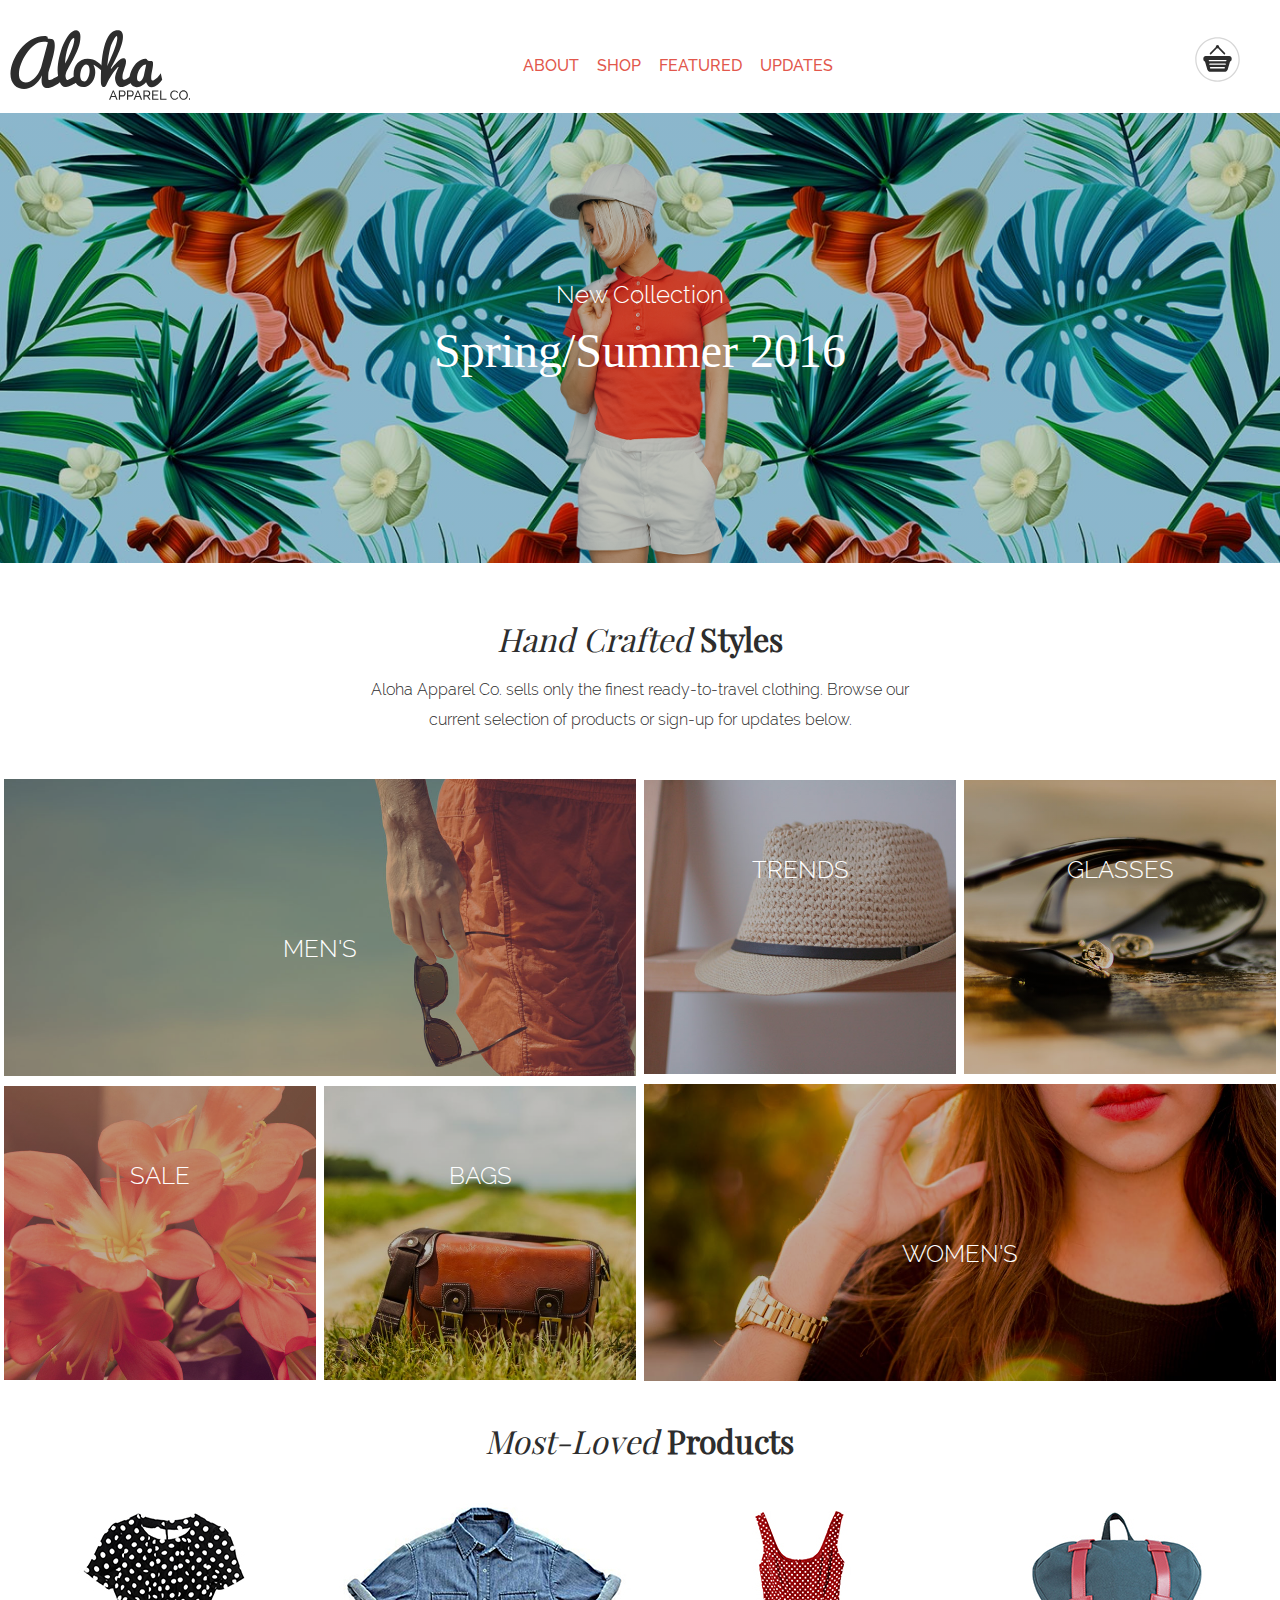
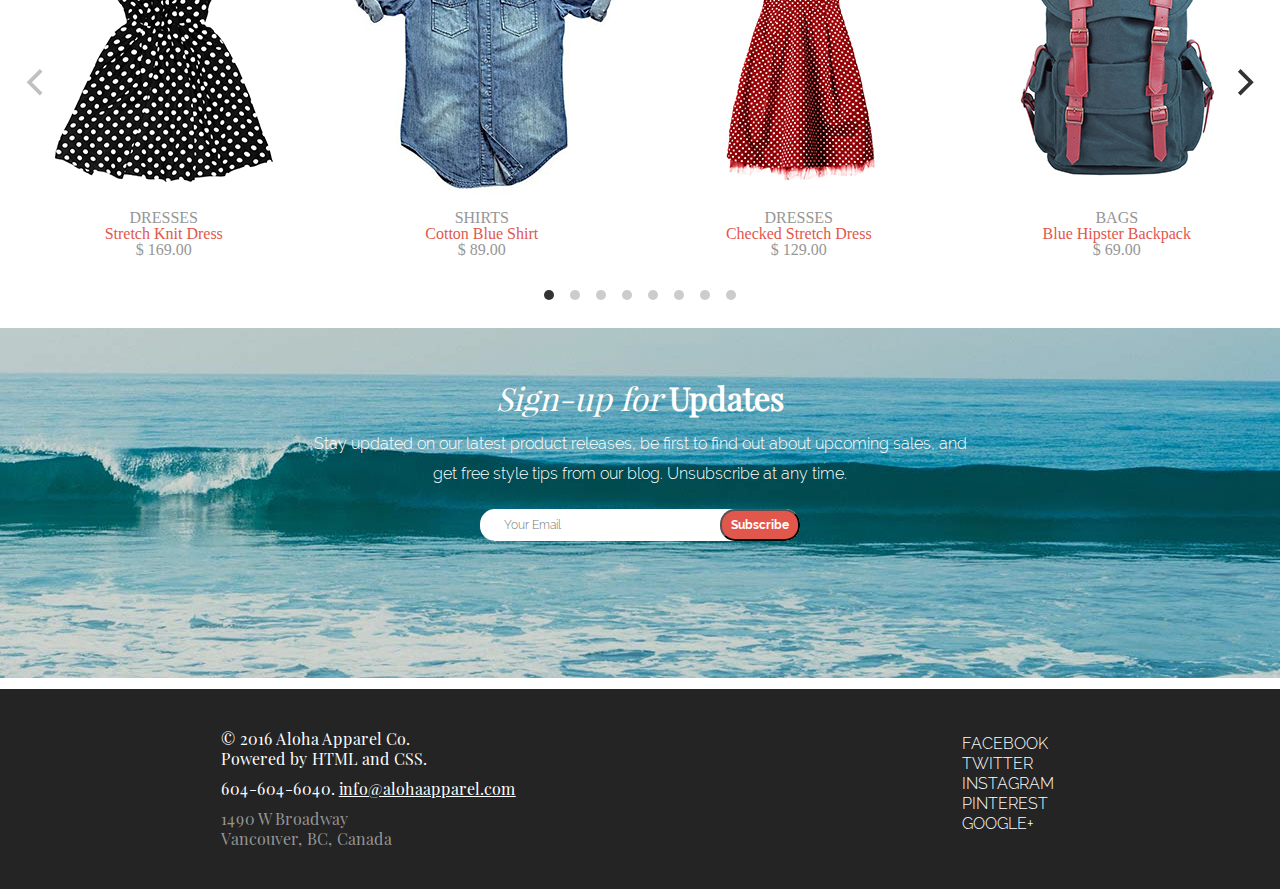
<file: Index.html>
<!DOCTYPE html>
<html lang="en">
  <head>
    <meta charset="UTF-8" />
    <meta name="viewport" content="width=device-width, initial-scale=1" />
    <title>Aloha Apparel Co.</title>
    <link rel="stylesheet" href="style.css" />
    <link
      rel="fonts/PlayfairDisplay-Bold.ttf"
      rel="stylesheet"
      type="text/css"
    />
    <link
      rel="stylesheet"
      href="https://use.fontawesome.com/releases/v5.6.3/css/all.css"
      integrity="sha384-UHRtZLI+pbxtHCWp1t77Bi1L4ZtiqrqD80Kn4Z8NTSRyMA2Fd33n5dQ8lWUE00s/"
      crossorigin="anonymous"
    />
    <link rel="stylesheet" href="flickity.min.css" media="screen" />
  </head>

  <body>
    <header>
      <div class="logo">
        <img src="images/aloha-logo.svg" alt="Aloha Apparel Co. logo" />
      </div>
      <nav class="main-navigation">
        <hr />
        <ul>
          <li><a href="#about">About</a></li>
          <li><a href="#products">Shop</a></li>
          <li><a href="#featured">Featured</a></li>
          <li><a href="#updates">Updates</a></li>
        </ul>
      </nav>
      <div class="cart">
        <img
          src="images/cart-icon.svg"
          alt="Shopping Cart"
          width="“55px“"
          height="55px"
        />
      </div>
    </header>
    <section class="banner">
      <div class="banner-text">
        <p>New Collection</p>
        <h2>Spring/Summer 2016</h2>
      </div>
    </section>
    <section class="hand-crafted" id="about">
      <h2><em>Hand Crafted</em><strong> Styles</strong></h2>
      <div>
        <p>
          Aloha Apparel Co. sells only the finest ready-to-travel clothing.
          Browse our current selection of products or sign-up for updates below.
        </p>
      </div>
    </section>
    <section class="classification" id="products">
      <div class="mens box">
        <li class="box-text"><a href="#">Men's</a></li>
      </div>
      <div class="trends box">
        <li class="box-text"><a href="#">Trends</a></li>
      </div>
      <div class="glasses box">
        <li class="box-text"><a href="#">Glasses</a></li>
      </div>
      <div class="sale box">
        <li class="box-text"><a href="#">Sale</a></li>
      </div>
      <div class="bags box">
        <li class="box-text"><a href="#">Bags</a></li>
      </div>
      <div class="womens box">
        <li class="box-text"><a href="#">Women's</a></li>
      </div>
    </section>
    <section class="products" id="featured">
      <h2><em>Most-Loved </em><strong>Products</strong></h2>
      <div class="products-carousel">
        <div class="unique-products">
          <img src="images/stretch-knit-dress.jpg" />
          <p>DRESSES</p>
          <h3>Stretch Knit Dress</h3>
          <span>&#36; 169.00</span>
        </div>
        <div class="unique-products">
          <img src="images/cotton-blue-shirt.jpg" />
          <p>SHIRTS</p>
          <h3>Cotton Blue Shirt</h3>
          <span>&#36; 89.00</span>
        </div>
        <div class="unique-products">
          <img src="images/checked-stretch-dress.jpg" />
          <p>DRESSES</p>
          <h3>Checked Stretch Dress</h3>
          <span>&#36; 129.00</span>
        </div>
        <div class="unique-products">
          <img src="images/blue-hipster-backpack.jpg" />
          <p>BAGS</p>
          <h3>Blue Hipster Backpack</h3>
          <span>&#36; 69.00</span>
        </div>
        <div class="unique-products">
          <img src="images/demin-overall-shorts.jpg" />
          <p>DEMIN</p>
          <h3>Demin Overall Shorts</h3>
          <span>&#36; 89.00</span>
        </div>
        <div class="unique-products">
          <img src="images/pink-dotted-dress.jpg" />
          <p>DRESSES</p>
          <h3>Pink Dotted Dress</h3>
          <span>&#36; 99.00</span>
        </div>
        <div class="unique-products">
          <img src="images/blue-silk-dress.jpg" />
          <p>DRESSES</p>
          <h3>Blue Silk Dress</h3>
          <span>&#36; 199.00</span>
        </div>
        <div class="unique-products">
          <img src="images/cotton-yellow-tshirt.jpg" />
          <p>TSHIRT</p>
          <h3>Cotton Yellow T-shirt</h3>
          <span>&#36; 99.00</span>
        </div>
      </div>
    </section>
    <section class="updates" id="updates">
      <h2><em>Sign-up for </em><strong>Updates</strong></h2>
      <div>
        <p>
          Stay updated on our latest product releases, be first to find out
          about upcoming sales, and get free style tips from our blog.
          Unsubscribe at any time.
        </p>
      </div>
      <form class="text-submit" width="100px" height="200px">
        <input
          type="text"
          placeholder="Your Email"
          size="12"
          maxlength="24"
          class="email"
        />
        <button type="submit" name="submit" class="submit">Subscribe</button>
      </form>
    </section>
    <footer>
      <section class="contact-us">
        <div class="contact">
          <p class="done-by">
            &copy; 2016 Aloha Apparel Co. <br />
            Powered by HTML and CSS.
          </p>
          <p class="phone-mail">
            604-604-6040.
            <a href="info@alohaapparel.com">info&#64;alohaapparel.com</a>
          </p>
          <p class="adresse">
            1490 W Broadway <br />
            Vancouver, BC, Canada
          </p>
        </div>
        <div class="contact-media">
          <ul>
            <li>
              <a href="facebook"><i class="fab fa-facebook-f"></i><span class="only-logo">Facebook</span></a>
            </li>
            <li>
              <a href="twitter"><i class="fab fa-twitter"></i><span class="only-logo">Twitter</span></a>
            </li>
            <li>
              <a href="instagram"><i class="fab fa-instagram"></i><span class="only-logo">Instagram</span></a>
            </li>
            <li>
              <a href="pinterest"><i class="fab fa-pinterest"></i><span class="only-logo">Pinterest</span></a>
            </li>
            <li><a href="google+"><i class="fab fa-google-plus-g"></i><span class="only-logo">Google+</span></a>
            </li>
          </ul>
        </div>
      </section>
    </footer>
    <script src="./jquery-3.3.1.min.js"></script>
    <script src="./flickity.pkgd.min.js"></script>
    <script src="./index.js"></script>
  </body>
</html>
</file>
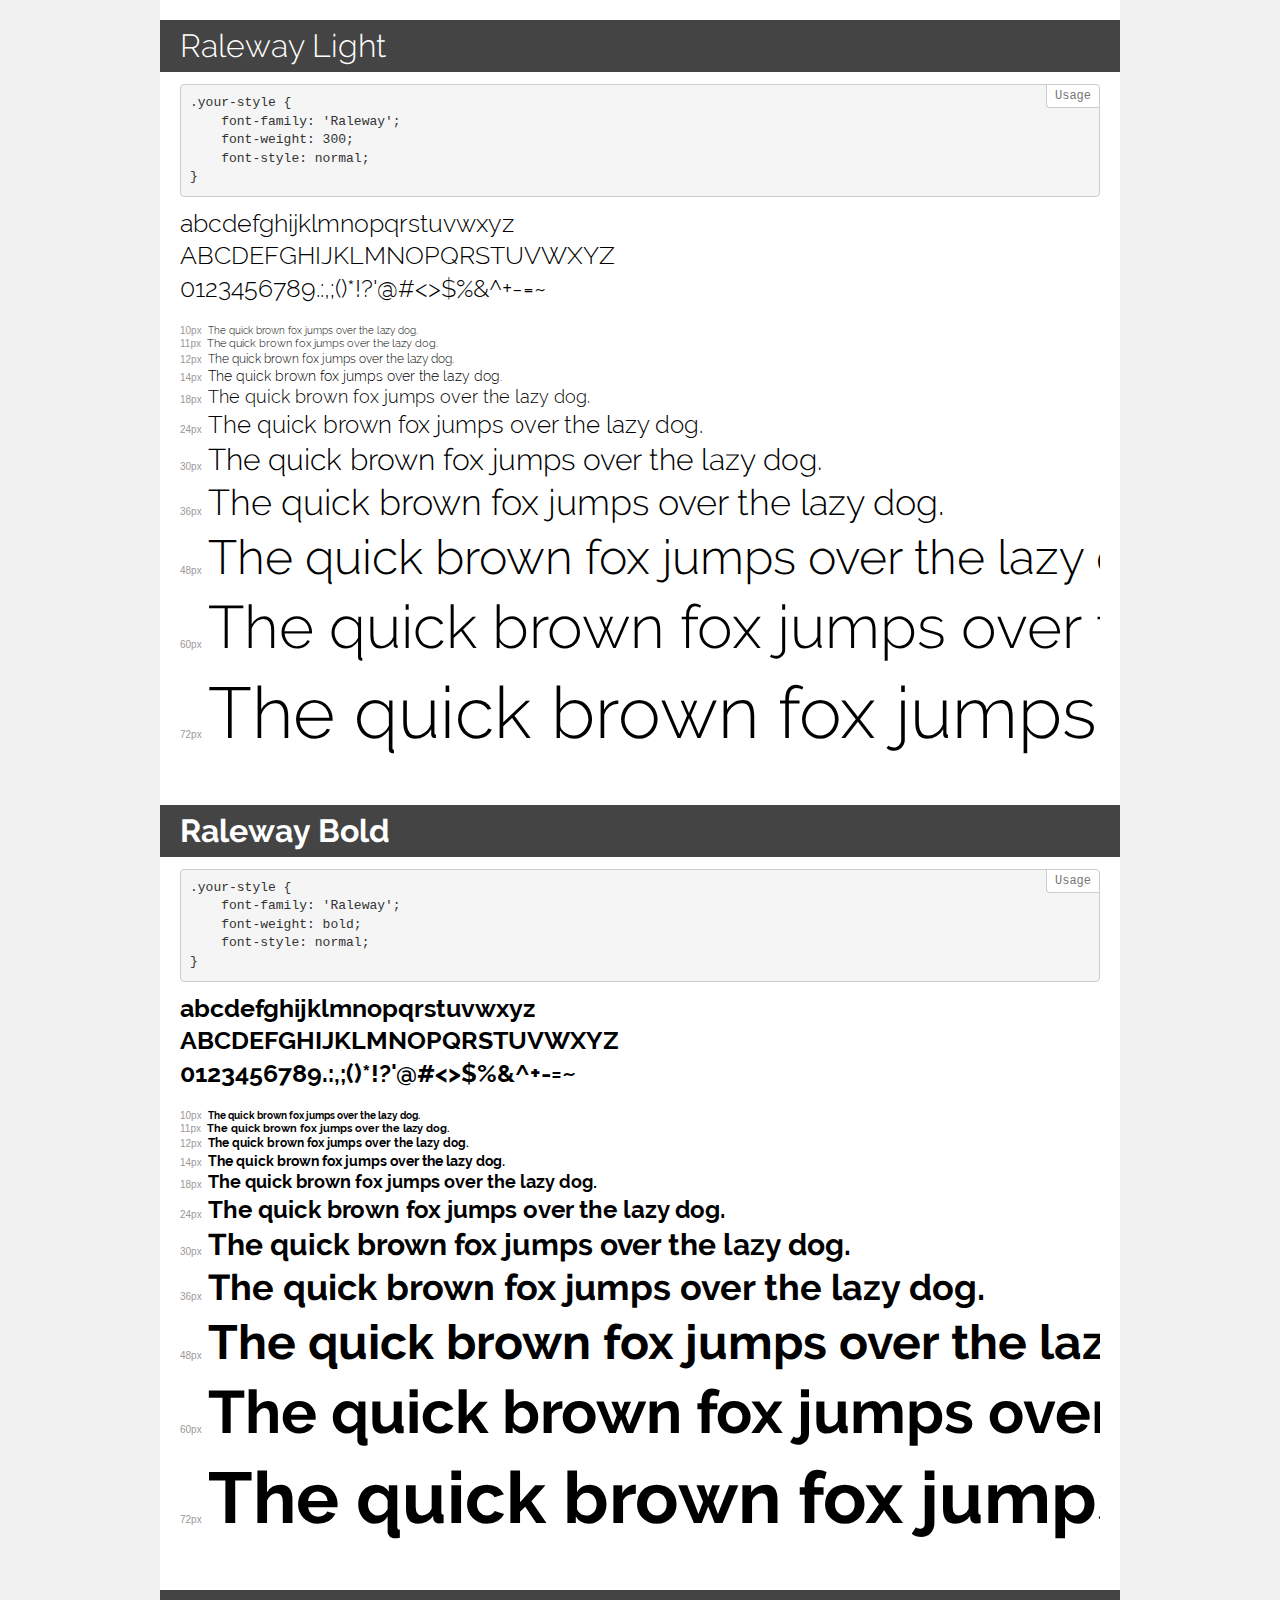
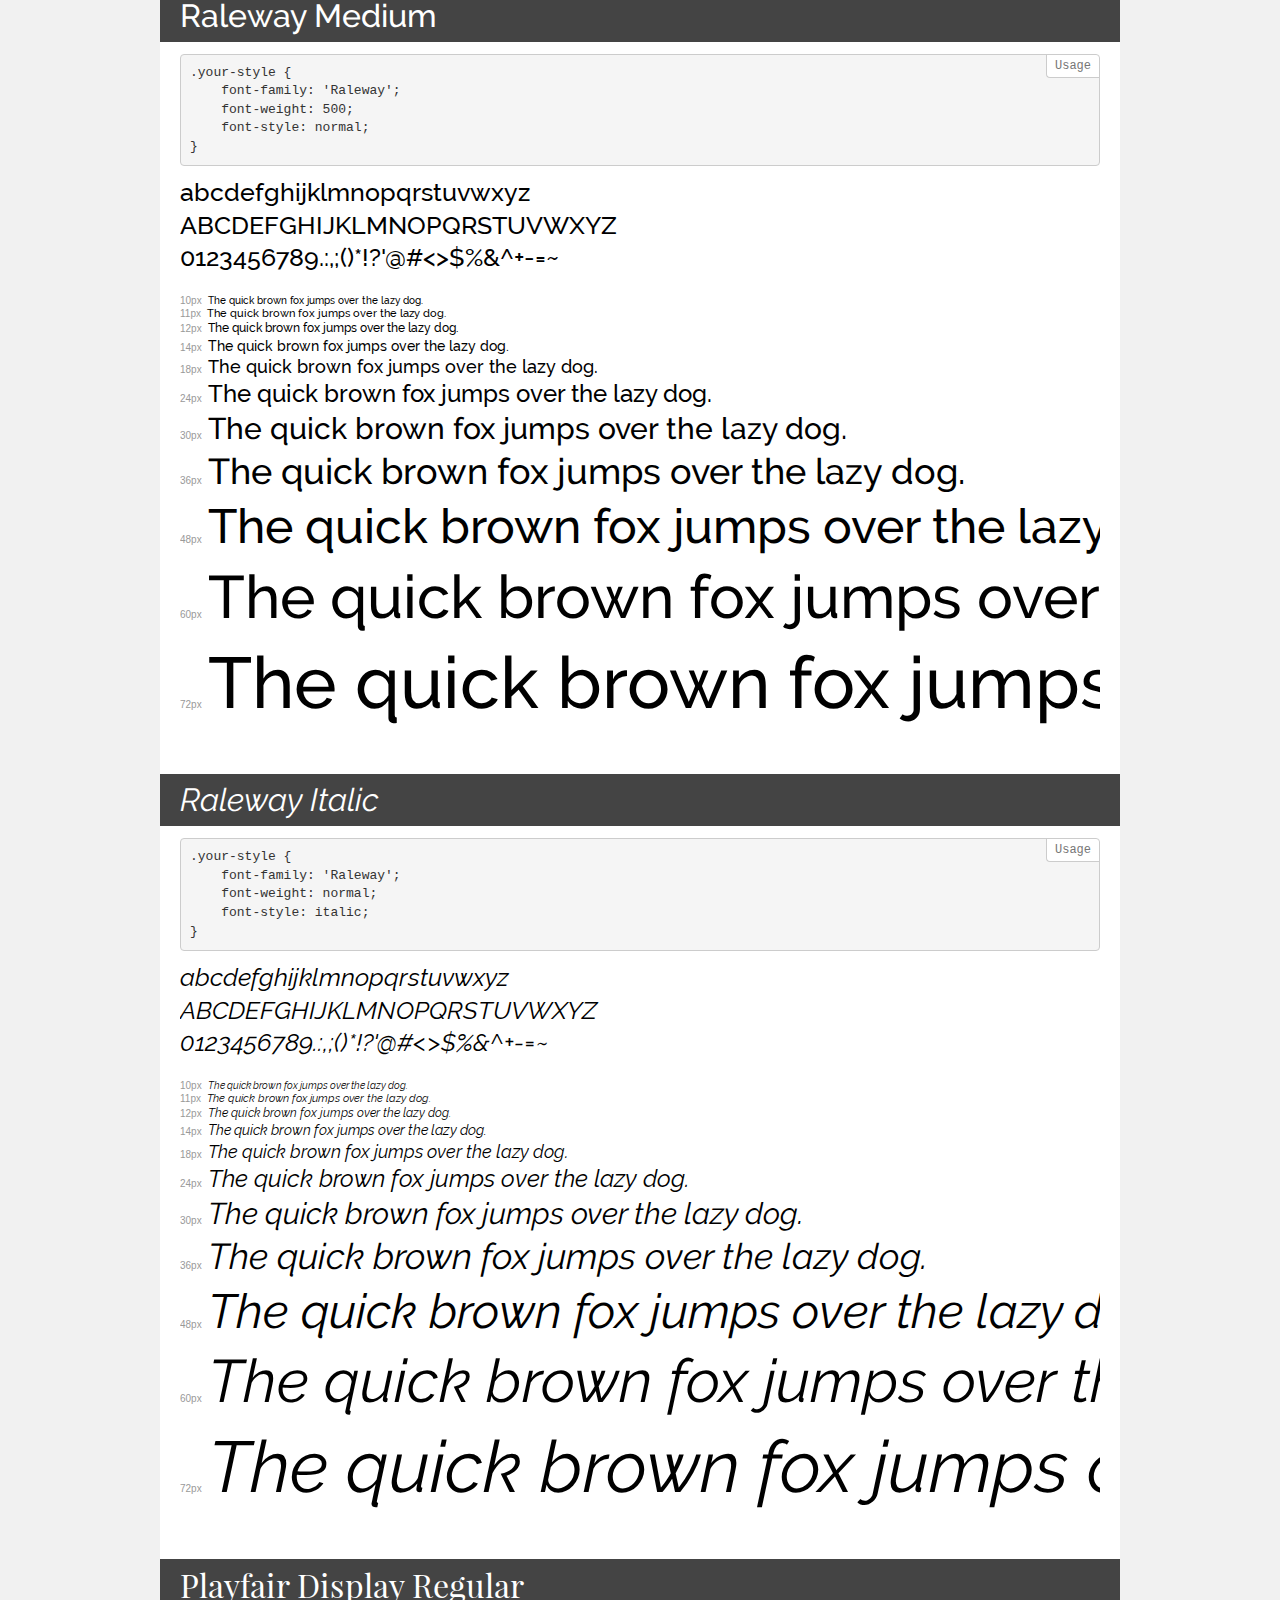
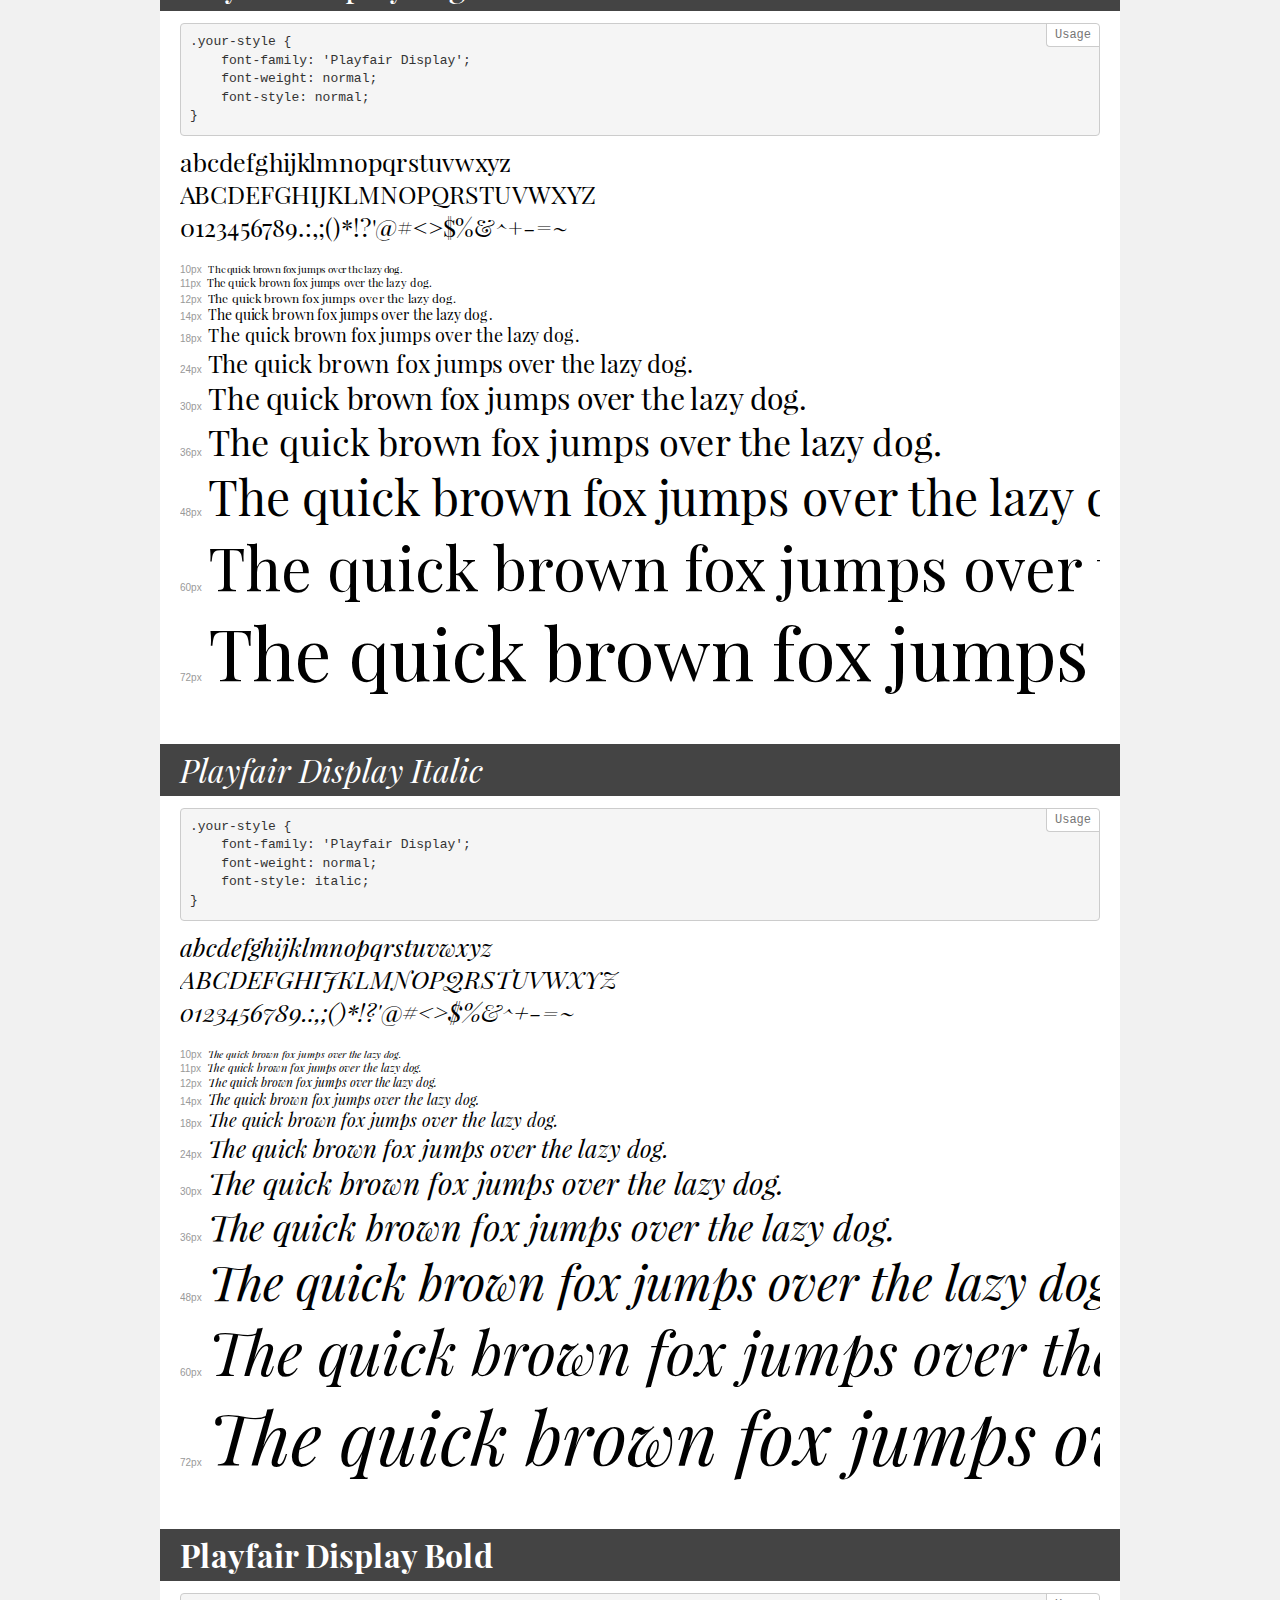
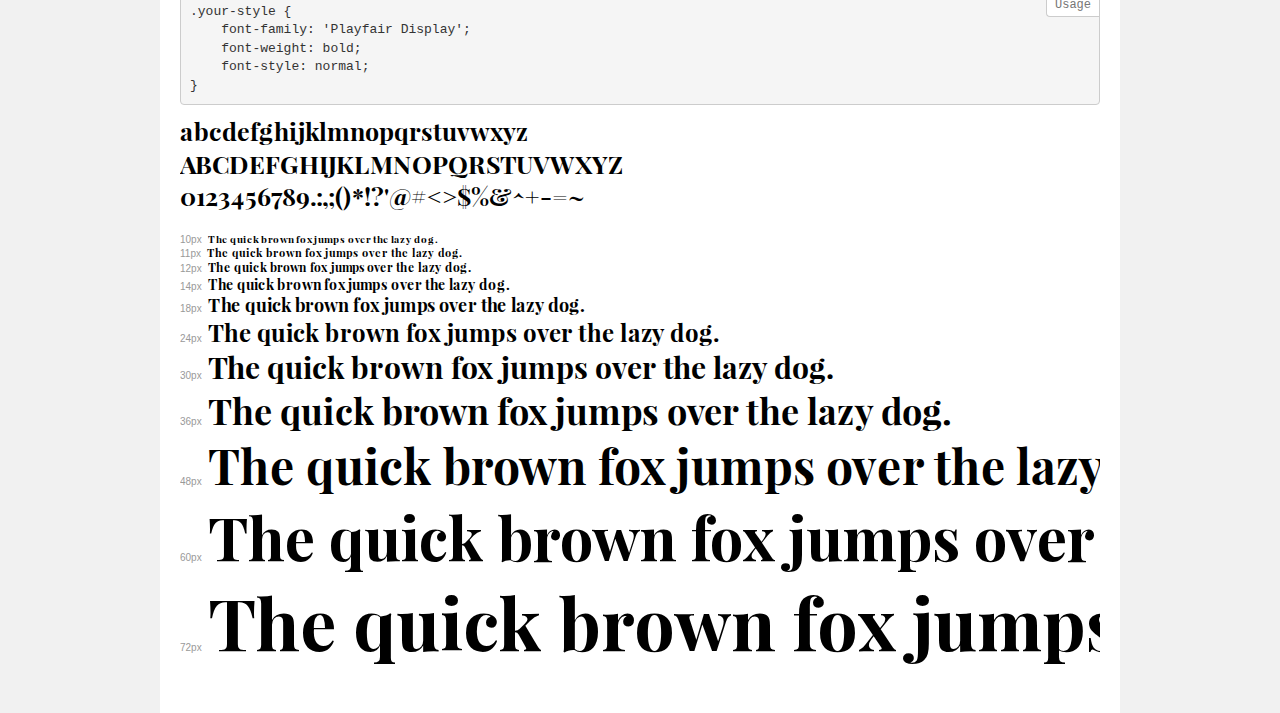
<file: fonts/demo.html>
<!DOCTYPE html>
<html>
<head>
    <meta charset="utf-8">
    <meta http-equiv="X-UA-Compatible" content="IE=edge">
    <meta name="viewport" content="width=device-width, initial-scale=1">
    <meta name="robots" content="noindex, noarchive">
    <meta name="format-detection" content="telephone=no">
    <title>Transfonter demo</title>
    <link href="stylesheet.css" rel="stylesheet">
    <style>
        /*
        http://meyerweb.com/eric/tools/css/reset/
        v2.0 | 20110126
        License: none (public domain)
        */
        html, body, div, span, applet, object, iframe,
        h1, h2, h3, h4, h5, h6, p, blockquote, pre,
        a, abbr, acronym, address, big, cite, code,
        del, dfn, em, img, ins, kbd, q, s, samp,
        small, strike, strong, sub, sup, tt, var,
        b, u, i, center,
        dl, dt, dd, ol, ul, li,
        fieldset, form, label, legend,
        table, caption, tbody, tfoot, thead, tr, th, td,
        article, aside, canvas, details, embed,
        figure, figcaption, footer, header, hgroup,
        menu, nav, output, ruby, section, summary,
        time, mark, audio, video {
            margin: 0;
            padding: 0;
            border: 0;
            font-size: 100%;
            font: inherit;
            vertical-align: baseline;
        }
        /* HTML5 display-role reset for older browsers */
        article, aside, details, figcaption, figure,
        footer, header, hgroup, menu, nav, section {
            display: block;
        }
        body {
            line-height: 1;
        }
        ol, ul {
            list-style: none;
        }
        blockquote, q {
            quotes: none;
        }
        blockquote:before, blockquote:after,
        q:before, q:after {
            content: '';
            content: none;
        }
        table {
            border-collapse: collapse;
            border-spacing: 0;
        }
        /* common styles */
        body {
            background: #f1f1f1;
            color: #000;
        }
        .page {
            background: #fff;
            width: 920px;
            margin: 0 auto;
            padding: 20px 20px 0 20px;
            overflow: hidden;
        }
        .font-container {
            overflow-x: auto;
            overflow-y: hidden;
            margin-bottom: 40px;
            line-height: 1.3;
            white-space: nowrap;
            padding-bottom: 5px;
        }
        h1 {
            position: relative;
            background: #444;
            font-size: 32px;
            color: #fff;
            padding: 10px 20px;
            margin: 0 -20px 12px -20px;
        }
        .letters {
            font-size: 25px;
            margin-bottom: 20px;
        }
        .s10:before {
            content: '10px';
        }
        .s11:before {
            content: '11px';
        }
        .s12:before {
            content: '12px';
        }
        .s14:before {
            content: '14px';
        }
        .s18:before {
            content: '18px';
        }
        .s24:before {
            content: '24px';
        }
        .s30:before {
            content: '30px';
        }
        .s36:before {
            content: '36px';
        }
        .s48:before {
            content: '48px';
        }
        .s60:before {
            content: '60px';
        }
        .s72:before {
            content: '72px';
        }
        .s10:before, .s11:before, .s12:before, .s14:before,
        .s18:before, .s24:before, .s30:before, .s36:before,
        .s48:before, .s60:before, .s72:before {
            font-family: Arial, sans-serif;
            font-size: 10px;
            font-weight: normal;
            font-style: normal;
            color: #999;
            padding-right: 6px;
        }
        pre {
            display: block;
            position: relative;
            padding: 9px;
            margin: 0 0 10px;
            font-family: Monaco, Menlo, Consolas, "Courier New", monospace !important;
            font-size: 13px;
            line-height: 1.428571429;
            color: #333;
            font-weight: normal !important;
            font-style: normal !important;
            background-color: #f5f5f5;
            border: 1px solid #ccc;
            overflow-x: auto;
            border-radius: 4px;
        }
        pre:after {
            display: block;
            position: absolute;
            right: 0;
            top: 0;
            content: 'Usage';
            line-height: 1;
            padding: 5px 8px;
            font-size: 12px;
            color: #767676;
            background-color: #fff;
            border: 1px solid #ccc;
            border-right: none;
            border-top: none;
            border-radius: 0 4px 0 4px;
            z-index: 10;
        }
        /* responsive */
        @media (max-width: 959px) {
            .page {
                width: auto;
                margin: 0;
            }
        }
    </style>
</head>
<body>
<div class="page">
    <div class="demo" style="font-family: 'Raleway'; font-weight: 300; font-style: normal;">
        <h1>Raleway Light</h1>
        <pre>.your-style {
    font-family: 'Raleway';
    font-weight: 300;
    font-style: normal;
}</pre>
        <div class="font-container">
            <p class="letters">
                abcdefghijklmnopqrstuvwxyz<br>
ABCDEFGHIJKLMNOPQRSTUVWXYZ<br>
                0123456789.:,;()*!?'@#<>$%&^+-=~
            </p>
            <p class="s10" style="font-size: 10px;">The quick brown fox jumps over the lazy dog.</p>
            <p class="s11" style="font-size: 11px;">The quick brown fox jumps over the lazy dog.</p>
            <p class="s12" style="font-size: 12px;">The quick brown fox jumps over the lazy dog.</p>
            <p class="s14" style="font-size: 14px;">The quick brown fox jumps over the lazy dog.</p>
            <p class="s18" style="font-size: 18px;">The quick brown fox jumps over the lazy dog.</p>
            <p class="s24" style="font-size: 24px;">The quick brown fox jumps over the lazy dog.</p>
            <p class="s30" style="font-size: 30px;">The quick brown fox jumps over the lazy dog.</p>
            <p class="s36" style="font-size: 36px;">The quick brown fox jumps over the lazy dog.</p>
            <p class="s48" style="font-size: 48px;">The quick brown fox jumps over the lazy dog.</p>
            <p class="s60" style="font-size: 60px;">The quick brown fox jumps over the lazy dog.</p>
            <p class="s72" style="font-size: 72px;">The quick brown fox jumps over the lazy dog.</p>
        </div>
    </div>
    <div class="demo" style="font-family: 'Raleway'; font-weight: bold; font-style: normal;">
        <h1>Raleway Bold</h1>
        <pre>.your-style {
    font-family: 'Raleway';
    font-weight: bold;
    font-style: normal;
}</pre>
        <div class="font-container">
            <p class="letters">
                abcdefghijklmnopqrstuvwxyz<br>
ABCDEFGHIJKLMNOPQRSTUVWXYZ<br>
                0123456789.:,;()*!?'@#<>$%&^+-=~
            </p>
            <p class="s10" style="font-size: 10px;">The quick brown fox jumps over the lazy dog.</p>
            <p class="s11" style="font-size: 11px;">The quick brown fox jumps over the lazy dog.</p>
            <p class="s12" style="font-size: 12px;">The quick brown fox jumps over the lazy dog.</p>
            <p class="s14" style="font-size: 14px;">The quick brown fox jumps over the lazy dog.</p>
            <p class="s18" style="font-size: 18px;">The quick brown fox jumps over the lazy dog.</p>
            <p class="s24" style="font-size: 24px;">The quick brown fox jumps over the lazy dog.</p>
            <p class="s30" style="font-size: 30px;">The quick brown fox jumps over the lazy dog.</p>
            <p class="s36" style="font-size: 36px;">The quick brown fox jumps over the lazy dog.</p>
            <p class="s48" style="font-size: 48px;">The quick brown fox jumps over the lazy dog.</p>
            <p class="s60" style="font-size: 60px;">The quick brown fox jumps over the lazy dog.</p>
            <p class="s72" style="font-size: 72px;">The quick brown fox jumps over the lazy dog.</p>
        </div>
    </div>
    <div class="demo" style="font-family: 'Raleway'; font-weight: 500; font-style: normal;">
        <h1>Raleway Medium</h1>
        <pre>.your-style {
    font-family: 'Raleway';
    font-weight: 500;
    font-style: normal;
}</pre>
        <div class="font-container">
            <p class="letters">
                abcdefghijklmnopqrstuvwxyz<br>
ABCDEFGHIJKLMNOPQRSTUVWXYZ<br>
                0123456789.:,;()*!?'@#<>$%&^+-=~
            </p>
            <p class="s10" style="font-size: 10px;">The quick brown fox jumps over the lazy dog.</p>
            <p class="s11" style="font-size: 11px;">The quick brown fox jumps over the lazy dog.</p>
            <p class="s12" style="font-size: 12px;">The quick brown fox jumps over the lazy dog.</p>
            <p class="s14" style="font-size: 14px;">The quick brown fox jumps over the lazy dog.</p>
            <p class="s18" style="font-size: 18px;">The quick brown fox jumps over the lazy dog.</p>
            <p class="s24" style="font-size: 24px;">The quick brown fox jumps over the lazy dog.</p>
            <p class="s30" style="font-size: 30px;">The quick brown fox jumps over the lazy dog.</p>
            <p class="s36" style="font-size: 36px;">The quick brown fox jumps over the lazy dog.</p>
            <p class="s48" style="font-size: 48px;">The quick brown fox jumps over the lazy dog.</p>
            <p class="s60" style="font-size: 60px;">The quick brown fox jumps over the lazy dog.</p>
            <p class="s72" style="font-size: 72px;">The quick brown fox jumps over the lazy dog.</p>
        </div>
    </div>
    <div class="demo" style="font-family: 'Raleway'; font-weight: normal; font-style: italic;">
        <h1>Raleway Italic</h1>
        <pre>.your-style {
    font-family: 'Raleway';
    font-weight: normal;
    font-style: italic;
}</pre>
        <div class="font-container">
            <p class="letters">
                abcdefghijklmnopqrstuvwxyz<br>
ABCDEFGHIJKLMNOPQRSTUVWXYZ<br>
                0123456789.:,;()*!?'@#<>$%&^+-=~
            </p>
            <p class="s10" style="font-size: 10px;">The quick brown fox jumps over the lazy dog.</p>
            <p class="s11" style="font-size: 11px;">The quick brown fox jumps over the lazy dog.</p>
            <p class="s12" style="font-size: 12px;">The quick brown fox jumps over the lazy dog.</p>
            <p class="s14" style="font-size: 14px;">The quick brown fox jumps over the lazy dog.</p>
            <p class="s18" style="font-size: 18px;">The quick brown fox jumps over the lazy dog.</p>
            <p class="s24" style="font-size: 24px;">The quick brown fox jumps over the lazy dog.</p>
            <p class="s30" style="font-size: 30px;">The quick brown fox jumps over the lazy dog.</p>
            <p class="s36" style="font-size: 36px;">The quick brown fox jumps over the lazy dog.</p>
            <p class="s48" style="font-size: 48px;">The quick brown fox jumps over the lazy dog.</p>
            <p class="s60" style="font-size: 60px;">The quick brown fox jumps over the lazy dog.</p>
            <p class="s72" style="font-size: 72px;">The quick brown fox jumps over the lazy dog.</p>
        </div>
    </div>
    <div class="demo" style="font-family: 'Playfair Display'; font-weight: normal; font-style: normal;">
        <h1>Playfair Display Regular</h1>
        <pre>.your-style {
    font-family: 'Playfair Display';
    font-weight: normal;
    font-style: normal;
}</pre>
        <div class="font-container">
            <p class="letters">
                abcdefghijklmnopqrstuvwxyz<br>
ABCDEFGHIJKLMNOPQRSTUVWXYZ<br>
                0123456789.:,;()*!?'@#<>$%&^+-=~
            </p>
            <p class="s10" style="font-size: 10px;">The quick brown fox jumps over the lazy dog.</p>
            <p class="s11" style="font-size: 11px;">The quick brown fox jumps over the lazy dog.</p>
            <p class="s12" style="font-size: 12px;">The quick brown fox jumps over the lazy dog.</p>
            <p class="s14" style="font-size: 14px;">The quick brown fox jumps over the lazy dog.</p>
            <p class="s18" style="font-size: 18px;">The quick brown fox jumps over the lazy dog.</p>
            <p class="s24" style="font-size: 24px;">The quick brown fox jumps over the lazy dog.</p>
            <p class="s30" style="font-size: 30px;">The quick brown fox jumps over the lazy dog.</p>
            <p class="s36" style="font-size: 36px;">The quick brown fox jumps over the lazy dog.</p>
            <p class="s48" style="font-size: 48px;">The quick brown fox jumps over the lazy dog.</p>
            <p class="s60" style="font-size: 60px;">The quick brown fox jumps over the lazy dog.</p>
            <p class="s72" style="font-size: 72px;">The quick brown fox jumps over the lazy dog.</p>
        </div>
    </div>
    <div class="demo" style="font-family: 'Playfair Display'; font-weight: normal; font-style: italic;">
        <h1>Playfair Display Italic</h1>
        <pre>.your-style {
    font-family: 'Playfair Display';
    font-weight: normal;
    font-style: italic;
}</pre>
        <div class="font-container">
            <p class="letters">
                abcdefghijklmnopqrstuvwxyz<br>
ABCDEFGHIJKLMNOPQRSTUVWXYZ<br>
                0123456789.:,;()*!?'@#<>$%&^+-=~
            </p>
            <p class="s10" style="font-size: 10px;">The quick brown fox jumps over the lazy dog.</p>
            <p class="s11" style="font-size: 11px;">The quick brown fox jumps over the lazy dog.</p>
            <p class="s12" style="font-size: 12px;">The quick brown fox jumps over the lazy dog.</p>
            <p class="s14" style="font-size: 14px;">The quick brown fox jumps over the lazy dog.</p>
            <p class="s18" style="font-size: 18px;">The quick brown fox jumps over the lazy dog.</p>
            <p class="s24" style="font-size: 24px;">The quick brown fox jumps over the lazy dog.</p>
            <p class="s30" style="font-size: 30px;">The quick brown fox jumps over the lazy dog.</p>
            <p class="s36" style="font-size: 36px;">The quick brown fox jumps over the lazy dog.</p>
            <p class="s48" style="font-size: 48px;">The quick brown fox jumps over the lazy dog.</p>
            <p class="s60" style="font-size: 60px;">The quick brown fox jumps over the lazy dog.</p>
            <p class="s72" style="font-size: 72px;">The quick brown fox jumps over the lazy dog.</p>
        </div>
    </div>
    <div class="demo" style="font-family: 'Playfair Display'; font-weight: bold; font-style: normal;">
        <h1>Playfair Display Bold</h1>
        <pre>.your-style {
    font-family: 'Playfair Display';
    font-weight: bold;
    font-style: normal;
}</pre>
        <div class="font-container">
            <p class="letters">
                abcdefghijklmnopqrstuvwxyz<br>
ABCDEFGHIJKLMNOPQRSTUVWXYZ<br>
                0123456789.:,;()*!?'@#<>$%&^+-=~
            </p>
            <p class="s10" style="font-size: 10px;">The quick brown fox jumps over the lazy dog.</p>
            <p class="s11" style="font-size: 11px;">The quick brown fox jumps over the lazy dog.</p>
            <p class="s12" style="font-size: 12px;">The quick brown fox jumps over the lazy dog.</p>
            <p class="s14" style="font-size: 14px;">The quick brown fox jumps over the lazy dog.</p>
            <p class="s18" style="font-size: 18px;">The quick brown fox jumps over the lazy dog.</p>
            <p class="s24" style="font-size: 24px;">The quick brown fox jumps over the lazy dog.</p>
            <p class="s30" style="font-size: 30px;">The quick brown fox jumps over the lazy dog.</p>
            <p class="s36" style="font-size: 36px;">The quick brown fox jumps over the lazy dog.</p>
            <p class="s48" style="font-size: 48px;">The quick brown fox jumps over the lazy dog.</p>
            <p class="s60" style="font-size: 60px;">The quick brown fox jumps over the lazy dog.</p>
            <p class="s72" style="font-size: 72px;">The quick brown fox jumps over the lazy dog.</p>
        </div>
    </div>
</div>
</body>
</html>
</file>
<file: fonts/stylesheet.css>
@font-face {
    font-family: 'Raleway';
    src: url('Raleway-Light.eot');
    src: url('Raleway-Light.eot?#iefix') format('embedded-opentype'),
        url('Raleway-Light.woff') format('woff'),
        url('Raleway-Light.ttf') format('truetype'),
        url('Raleway-Light.svg#Raleway-Light') format('svg');
    font-weight: 300;
    font-style: normal;
}

@font-face {
    font-family: 'Raleway';
    src: url('Raleway-Bold.eot');
    src: url('Raleway-Bold.eot?#iefix') format('embedded-opentype'),
        url('Raleway-Bold.woff') format('woff'),
        url('Raleway-Bold.ttf') format('truetype'),
        url('Raleway-Bold.svg#Raleway-Bold') format('svg');
    font-weight: bold;
    font-style: normal;
}

@font-face {
    font-family: 'Raleway';
    src: url('Raleway-Medium.eot');
    src: url('Raleway-Medium.eot?#iefix') format('embedded-opentype'),
        url('Raleway-Medium.woff') format('woff'),
        url('Raleway-Medium.ttf') format('truetype'),
        url('Raleway-Medium.svg#Raleway-Medium') format('svg');
    font-weight: 500;
    font-style: normal;
}

@font-face {
    font-family: 'Raleway';
    src: url('Raleway-Italic.eot');
    src: url('Raleway-Italic.eot?#iefix') format('embedded-opentype'),
        url('Raleway-Italic.woff') format('woff'),
        url('Raleway-Italic.ttf') format('truetype'),
        url('Raleway-Italic.svg#Raleway-Italic') format('svg');
    font-weight: normal;
    font-style: italic;
}

@font-face {
    font-family: 'Playfair Display';
    src: url('PlayfairDisplay-Regular.eot');
    src: url('PlayfairDisplay-Regular.eot?#iefix') format('embedded-opentype'),
        url('PlayfairDisplay-Regular.woff') format('woff'),
        url('PlayfairDisplay-Regular.ttf') format('truetype'),
        url('PlayfairDisplay-Regular.svg#PlayfairDisplay-Regular') format('svg');
    font-weight: normal;
    font-style: normal;
}

@font-face {
    font-family: 'Playfair Display';
    src: url('PlayfairDisplay-Italic.eot');
    src: url('PlayfairDisplay-Italic.eot?#iefix') format('embedded-opentype'),
        url('PlayfairDisplay-Italic.woff') format('woff'),
        url('PlayfairDisplay-Italic.ttf') format('truetype'),
        url('PlayfairDisplay-Italic.svg#PlayfairDisplay-Italic') format('svg');
    font-weight: normal;
    font-style: italic;
}

@font-face {
    font-family: 'Playfair Display';
    src: url('PlayfairDisplay-Bold.eot');
    src: url('PlayfairDisplay-Bold.eot?#iefix') format('embedded-opentype'),
        url('PlayfairDisplay-Bold.woff') format('woff'),
        url('PlayfairDisplay-Bold.ttf') format('truetype'),
        url('PlayfairDisplay-Bold.svg#PlayfairDisplay-Bold') format('svg');
    font-weight: bold;
    font-style: normal;
}
</file>
<file: style.css>
/*CSS Reset
/* http://meyerweb.com/eric/tools/css/reset/ 
   v2.0 | 20110126
   License: none (public domain)
*/

html,
body,
div,
span,
applet,
object,
iframe,
h1,
h2,
h3,
h4,
h5,
h6,
p,
blockquote,
pre,
a,
abbr,
acronym,
address,
big,
cite,
code,
del,
dfn,
em,
img,
ins,
kbd,
q,
s,
samp,
small,
strike,
strong,
sub,
sup,
tt,
var,
b,
u,
i,
center,
dl,
dt,
dd,
ol,
ul,
li,
fieldset,
form,
label,
legend,
table,
caption,
tbody,
tfoot,
thead,
tr,
th,
td,
article,
aside,
canvas,
details,
embed,
figure,
figcaption,
footer,
header,
hgroup,
menu,
nav,
output,
ruby,
section,
summary,
time,
mark,
audio,
video {
  margin: 0;
  padding: 0;
  border: 0;
  font-size: 100%;
  font: inherit;
  vertical-align: baseline;
  box-sizing: border-box;
}
/* HTML5 display-role reset for older browsers */
article,
aside,
details,
figcaption,
figure,
footer,
header,
hgroup,
menu,
nav,
section {
  display: block;
}
body {
  line-height: 1;
}
ol,
ul {
  list-style: none;
}
blockquote,
q {
  quotes: none;
}
blockquote:before,
blockquote:after,
q:before,
q:after {
  content: "";
  content: none;
}
table {
  border-collapse: collapse;
  border-spacing: 0;
}

/*Font Faces*/

@font-face {
  font-family: "Raleway-light";
  src: url("fonts/Raleway-Light.eot");
  src: url("fonts/Raleway-Light.eot?#iefix") format("embedded-opentype"),
    url("fonts/Raleway-Light.woff") format("woff"),
    url("fonts/Raleway-Light.ttf") format("truetype"),
    url("fonts/Raleway-Light.svg#Raleway-Light") format("svg");
  font-weight: 300;
  font-style: normal;
}

@font-face {
  font-family: "Raleway-bold";
  src: url("fonts/Raleway-Bold.eot");
  src: url("fonts/Raleway-Bold.eot?#iefix") format("embedded-opentype"),
    url("fonts/Raleway-Bold.woff") format("woff"),
    url("fonts/Raleway-Bold.ttf") format("truetype"),
    url("fonts/Raleway-Bold.svg#Raleway-Bold") format("svg");
  font-weight: bold;
  font-style: normal;
}

@font-face {
  font-family: "Raleway-medium";
  src: url("fonts/Raleway-Medium.eot");
  src: url("fonts/Raleway-Medium.eot?#iefix") format("embedded-opentype"),
    url("fonts/Raleway-Medium.woff") format("woff"),
    url("fonts/Raleway-Medium.ttf") format("truetype"),
    url("fonts/Raleway-Medium.svg#Raleway-Medium") format("svg");
  font-weight: 500;
  font-style: normal;
}

@font-face {
  font-family: "Raleway-italic";
  src: url("fonts/Raleway-Italic.eot");
  src: url("fonts/Raleway-Italic.eot?#iefix") format("embedded-opentype"),
    url("fonts/Raleway-Italic.woff") format("woff"),
    url("fonts/Raleway-Italic.ttf") format("truetype"),
    url("fonts/Raleway-Italic.svg#Raleway-Italic") format("svg");
  font-weight: normal;
  font-style: italic;
}

@font-face {
  font-family: "Playfair Display-regular";
  src: url("fonts/PlayfairDisplay-Regular.eot");
  src: url("fonts/PlayfairDisplay-Regular.eot?#iefix")
      format("embedded-opentype"),
    url("fonts/PlayfairDisplay-Regular.woff") format("woff"),
    url("fonts/PlayfairDisplay-Regular.ttf") format("truetype"),
    url("fonts/PlayfairDisplay-Regular.svg#PlayfairDisplay-Regular")
      format("svg");
  font-weight: normal;
  font-style: normal;
}

@font-face {
  font-family: "Playfair Display-italic";
  src: url("fonts/PlayfairDisplay-Italic.eot");
  src: url("fonts/PlayfairDisplay-Italic.eot?#iefix")
      format("embedded-opentype"),
    url("fonts/PlayfairDisplay-Italic.woff") format("woff"),
    url("fonts/PlayfairDisplay-Italic.ttf") format("truetype"),
    url("fonts/PlayfairDisplay-Italic.svg#PlayfairDisplay-Italic") format("svg");
  font-weight: normal;
  font-style: italic;
}

@font-face {
  font-family: "Playfair Display-bold";
  src: url("fonts/PlayfairDisplay-Bold.eot");
  src: url("fonts/PlayfairDisplay-Bold.eot?#iefix") format("embedded-opentype"),
    url("fonts/PlayfairDisplay-Bold.woff") format("woff"),
    url("fonts/PlayfairDisplay-Bold.ttf") format("truetype"),
    url("fonts/PlayfairDisplay-Bold.svg#PlayfairDisplay-Bold") format("svg");
  font-weight: bold;
  font-style: normal;
}
@-ms-viewport {
  width: device-width;
}

em {
  font-style: italic;
}

strong {
  font-weight: bold;
}
h3 {
  color: #e2574c;
}

body {
  font-family: "Raleway-regular";
  color: #2d2d2d;
  font-size: 16px;
}
header {
  font-family: "Raleway-medium";
  display: flex;
  text-align: center;
  flex-wrap: wrap;
  justify-content: space-between;
  padding: 20px auto;
}

.logo img {
  max-width: 150px;
  height: auto;
  flex: 1 0 50%;
  order: 1;
  margin-top: 20px;
  padding: 5px 10px;
}
.cart img {
  max-width: 80px;
  flex: 1 0 50%;
  order: 1;
  margin-top: 20px;
  padding: 5px 5px;
}
nav {
  flex: 1 0 100%;
  order: 2;
}
.main-navigation a {
  color: #e2574c;
  text-decoration: none;
  padding: 5px 7px;
}
.main-navigation li {
  text-transform: uppercase;
  display: inline;
}
.banner {
  color: white;
  background: linear-gradient(rgba(0, 0, 0, 0.2), rgba(0, 0, 0, 0.2)),
    url(images/banner-girl.png) center top 50px no-repeat,
    url(images/flower-bkgd.jpg);
  background-size: cover, contain;
  margin: 10px auto;
  display: flex;
  align-items: center;
  height: 450px;
}
.banner-text {
  text-align: center;
  width: 100%;
  margin: auto;
  min-height: 150px;
}
.banner p {
  font-family: "Raleway-light";
  font-style: normal;
  font-size: 1.5rem;
  margin: 20px;
}
.banner h2 {
  font-family: "Playfair Display-light";
  font-size: 3rem;
  padding-bottom: 20px;
}
.hand-crafted {
  text-align: center;
  display: flex;
  flex-direction: column;
  font-size: 2rem;
  font-family: "Playfair Display-regular";
}
.hand-crafted h2{
  font-family: "Playfair Display-regular";
  font-size: 2rem;
  margin: 70px 30px 10px 30px;
} 
.hand-crafted p {
  font-family: "Raleway-light";
  font-size: 1rem;
  margin: 10px 20px 70px 20px;
  line-height: 30px;
}
.classification {
  text-align: center;
  display: flex;
  flex-wrap: wrap;
  align-items: center;
}
.classification li a {
  color: white;
}
.mens {
  overflow: hidden;
  padding-bottom: 25%;
  position: relative;
  text-align: center;
  background: linear-gradient(rgba(0, 0, 0, 0.25), rgba(0, 0, 0, 0.25)),
  url(images/mens-category.jpg) no-repeat 50%;
  background-size: cover, cover;
  border: 4px solid;
  border-color: white;
  flex: 1 0 100%;
}
.trends {
  overflow: hidden;
  padding-bottom: 25%;
  position: relative;
  text-align: center;
  background: linear-gradient(rgba(0, 0, 0, 0.25), rgba(0, 0, 0, 0.25)),
  url(images/trends-category.jpg) no-repeat 50%;
  background-size: cover, cover;
  border: 4px solid;
  border-color: white;
  flex: 1 0 50%;
}
.glasses {
  overflow: hidden;
  padding-bottom: 25%;
  position: relative;
  text-align: center;
  background: linear-gradient(rgba(0, 0, 0, 0.25), rgba(0, 0, 0, 0.25)),
  url(images/glasses-category.jpg) no-repeat 50%;
  background-size: cover, cover;
  border: 4px solid;
  border-color: white;
  flex: 1 0 50%;
}
.sale {
  overflow: hidden;
  padding-bottom: 25%;
  position: relative;
  text-align: center;
  background: linear-gradient(rgba(0, 0, 0, 0.25), rgba(0, 0, 0, 0.25)),
  url(images/sale-category.jpg) no-repeat 50%;
  background-size: cover, cover;
  border: 4px solid;
  border-color: white;
  flex: 1 0 50%;
}
.bags {
  overflow: hidden;
  padding-bottom: 25%;
  position: relative;
  text-align: center;
  background: linear-gradient(rgba(0, 0, 0, 0.25), rgba(0, 0, 0, 0.25)),
  url(images/bags-category.jpg) no-repeat 50%;
  background-size: cover, cover;
  border: 4px solid;
  border-color: white;
  flex: 1 0 50%;
}
.womens {
  overflow: hidden;
  padding-bottom: 25%;
  position: relative;
  text-align: center;
  background: linear-gradient(rgba(0, 0, 0, 0.25), rgba(0, 0, 0, 0.25)),
  url(images/womens-category.jpg) no-repeat 50%;
  background-size: cover, cover;
  border: 4px solid;
  border-color: white;
  flex: 1 0 100%;
}

.box:before {
  content: "";
  display: block;
  padding-top: 25%;
}

.box-text {
  position: relative;
  text-align: center;
  font-family: "Raleway-bold";
  font-size: 1.5rem;
}

.classification a {
  color: black;
  text-decoration: none;
  font-family: "Raleway-light";
}
.classification li {
  text-transform: uppercase;
  display: inline;
}
.products {
  color: #969696;
  text-align: center;
  padding: 10px 5px 20px 5px;
  margin-bottom: 30px;
}
.products h2 {
  color: #2d2d2d;
  padding: 30px 30px;
  font-family: "Playfair Display-regular";
  font-size: 2rem;
}
.unique-products {
  width: 100%;
  padding: 0px 0px 20px 0px;
}
.relative {
  position: relative;
  top: 0px;
  left: 100px;
}
.updates {
  min-height: 350px;
  color: white;
  background: linear-gradient(rgba(0, 0, 0, 0.15), rgba(0, 0, 0, 0.15)),
    url(images/wave-bkgd.jpg) no-repeat;
  background-position: bottom;
  margin-bottom: 11px;
  padding-top: 54px;
  text-align: center;
}
.updates h2 {
  font-size: 2rem;
  font-family: "Playfair Display-regular";
  margin-bottom: 15px;
}
.updates p {
  font-family: "Raleway-light";
  font-size: 16px;
  line-height: 20px;
  margin: 30px 30px;
}
.text-submit {
  display: flex;
  flex-direction: row;
  justify-content: space-between;
  background-color: white;
  border-radius: 15px;
  margin: 10px auto;
  width: 20rem;
  height: 2rem;
}
.submit {
  color: white;
  background-color: #e2574c;
  font-family: "Raleway-bold";
  font-size: 0.75rem;
  border-radius: 15px;
  width: 80px;
  height: 32px;
}
.email {
  width: 200px;
  border-color: transparent;
  margin-left: 20px;
  color: #969696;
  font-family: "Raleway-light";
  font-size: 0.75rem;
}
.contact-us {
  background: #242424;
  color: white;
  text-align: center;
  height: 200px;
  flex-direction: column;
  padding-top: 30px;
}
.contact,
.contact-media {
  margin: 5px auto;
  line-height: 20px;
}
.phone-mail a {
  color: white;
}
.done-by,
.phone-mail,
.adresse {
  padding: 5px;
  font-family: "Playfair Display-regular";
}
.adresse {
  color: #969696;
}
.contact-media {
  display: flex;
  justify-content: center;
  font-family: "Raleway-light"
}
.contact-media li a {
  color: white;
  padding: 10px 10px;
  height: 1px;
}
.contact-media li {
  list-style: none;
  text-transform: uppercase;
  display: inline-block;
}
.only-logo {
  display: none;
}

@media screen and (min-width: 600px) {
  header {
    font-family: "Raleway-medium";
    display: flex;
    align-items: center;
    flex-direction: row;
    justify-content: space-between;
    
  }
  header :nth-child(1) {
    order: 1;
  }
  header :nth-child(2) {
    order: 2;
  }
  header :nth-child(3) {
    order: 3;
  }
  .logo img {
    max-width: 150px;
    height: auto;
    flex: 1 0 30%;
  }
  .main-navigation {
    flex: 1 0 30%;
    padding-top: 30px;
  }
  .cart img {
    max-width: 100px;
    flex: 1 0 30%;
    padding: 5px 30px;
  }
  hr {
    display: none;
  }
  .mens,
  .womens {
    flex: 1 0 50%;
    padding-bottom: 9%;
  }

  .trends,
  .glasses,
  .sale,
  .bags {
    flex: 1 0 25%;
    padding-bottom: 15%;
  }
  .box-text {
    position: relative;
    text-align: center;
    
    font-family: "Raleway-bold";
    font-size: 1.5rem;
  }
  .hand-crafted h2 {
    margin: 50px 50px 10px 50px;
  }
  .hand-crafted p{
    margin: 10px 50px 50px 50px;
  }
  .unique-products {
    width: 50%;
  }
  .updates p {
    margin: 30px 70px;
    line-height: 30px;
    margin: 20px 60px 30px 60px;
  }
  .contact-us {
    display: flex;
    text-align: left;
    justify-content: space-between;
    flex-direction: row;
  }
  .contact-media li  {
    display: flex;
    flex-direction: column;
  }
  .contact-media li a {
    text-decoration: none;
    text-align: justify;
  }
  .only-logo {
    display: flex;
  }

@media screen and (min-width: 1240px) {

  header :nth-child(1) {
    order: 1;
  }
  header :nth-child(2) {
    order: 2;
  }
  header :nth-child(3) {
    order: 3;
  }
  .logo img {
    max-width: 200px;
    height: auto;
    flex: 1 0 30%;
    padding: 10px 10px 0px 10px;
  }
  .main-navigation {
    flex: 1 0 30%;
    padding-top: 30px;
  }
  .cart img {
    max-width: 150px;
    flex: 1 0 30%;
    padding: 5px 40px;
  }
  .mens,
  .womens {
    flex: 1 0 50%;
    padding-bottom: 9%;
  }

  .trends,
  .glasses,
  .sale,
  .bags {
    flex: 1 0 25%;
    padding-bottom: 15%;
  }
  
  .hand-crafted p{
    margin: 10px 350px 40px 350px;
  }
  .unique-products {
    width: 25%;
  }
  .updates p {
    margin: 10px 300px 20px 300px;
  }
  .contact-media {
    display: inline-block;
    text-align: justify;
  }
  .contact-media a i {
    width: 30px;
  }
}
</file>
